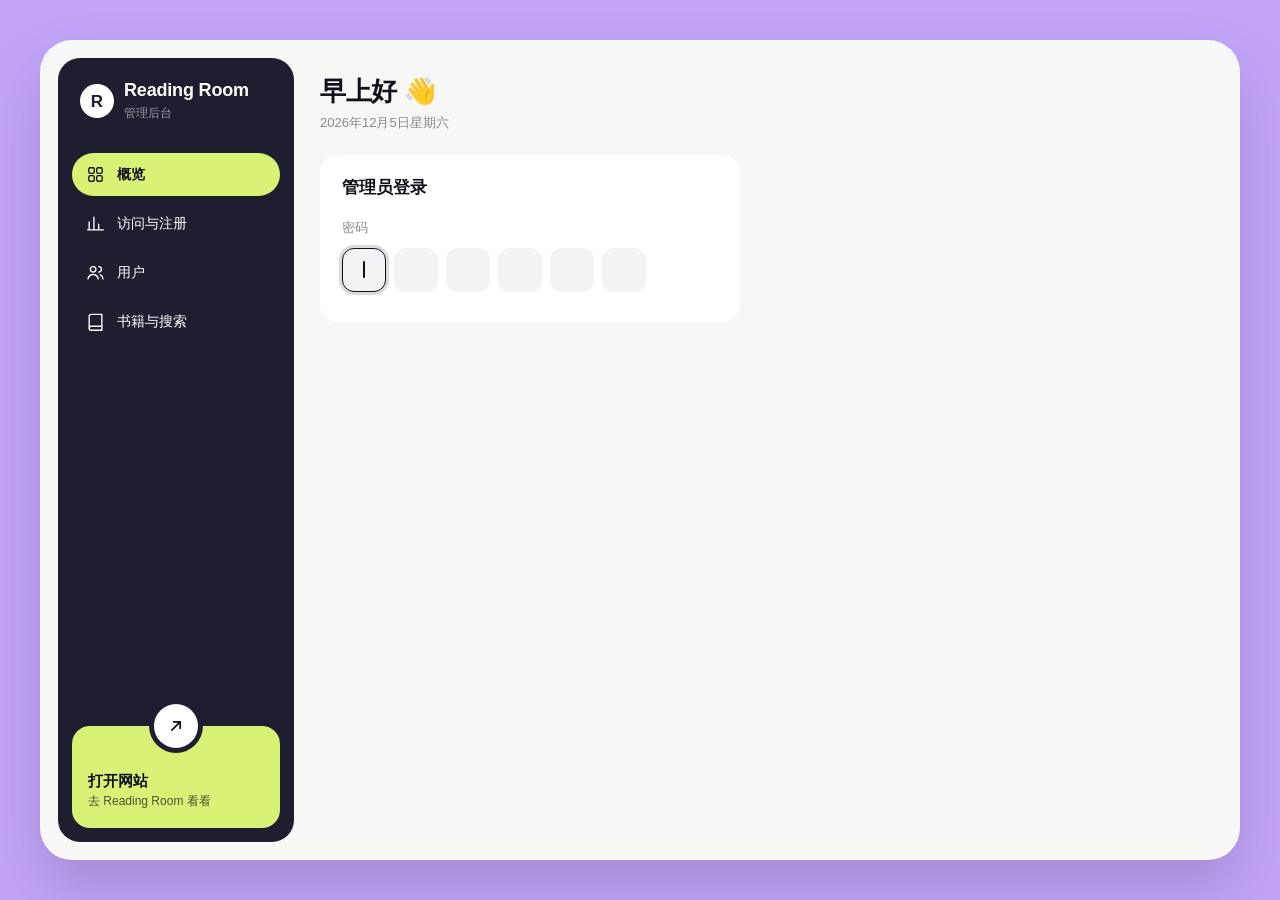
<file: admin.html>
<!doctype html>
<html lang="zh-CN">
<head>
  <meta charset="UTF-8" />
  <meta name="viewport" content="width=device-width, initial-scale=1.0, viewport-fit=cover" />
  <meta name="robots" content="noindex, nofollow" />
  <meta name="theme-color" content="#1f1e30" media="(max-width: 820px)" />
  <meta name="theme-color" content="#c2a5f9" />
  <title>Reading Room Admin</title>
  <link rel="manifest" href="./admin.webmanifest" />
  <link rel="icon" href="./assets/icons/admin-icon-192.png" sizes="192x192" type="image/png" />
  <link rel="apple-touch-icon" href="./assets/icons/admin-apple-touch-icon.png" />
  <meta name="apple-mobile-web-app-capable" content="yes" />
  <meta name="mobile-web-app-capable" content="yes" />
  <meta name="apple-mobile-web-app-title" content="RR 后台" />
  <meta name="apple-mobile-web-app-status-bar-style" content="black-translucent" />
  <link rel="stylesheet" href="./admin.css?v=20261119-2" />
  <script src="./config.js"></script>
  <script>
    if (/^(localhost|127\.0\.0\.1|\[::1\])$/.test(location.hostname)) {
      document.write('<script src="./config.local.js"><\/script>');
    }
  </script>
  <script defer src="./code-slots.js?v=20261117-1"></script>
  <script defer src="./admin.js?v=20261119-1"></script>
</head>
<body>
  <div class="app">
    <aside class="sidebar">
      <div class="brand">
        <span class="brand-mark" aria-hidden="true">R</span>
        <div>
          <strong>Reading Room</strong>
          <small>管理后台</small>
        </div>
      </div>
      <nav class="nav" aria-label="后台导航">
        <a href="#overview" class="is-active"><svg viewBox="0 0 24 24"><rect x="3.5" y="3.5" width="7" height="7" rx="2"/><rect x="13.5" y="3.5" width="7" height="7" rx="2"/><rect x="3.5" y="13.5" width="7" height="7" rx="2"/><rect x="13.5" y="13.5" width="7" height="7" rx="2"/></svg><span>概览</span></a>
        <a href="#traffic"><svg viewBox="0 0 24 24"><path d="M4 20V10M10 20V4M16 20v-7M22 20H2"/></svg><span>访问与注册</span></a>
        <a href="#users"><svg viewBox="0 0 24 24"><circle cx="9" cy="8" r="3.5"/><path d="M2.5 20c.8-3.6 3.4-5.5 6.5-5.5s5.7 1.9 6.5 5.5M16 4.5a3.5 3.5 0 0 1 0 7M18 14.8c1.9.8 3.1 2.5 3.5 5.2"/></svg><span>用户</span></a>
        <a href="#content"><svg viewBox="0 0 24 24"><path d="M4 5.5A2.5 2.5 0 0 1 6.5 3H20v15H6.5A2.5 2.5 0 0 0 4 20.5v-15Z"/><path d="M4 20.5A2.5 2.5 0 0 0 6.5 23H20v-5"/></svg><span>书籍与搜索</span></a>
      </nav>
      <a class="sidebar-card" href="./" target="_blank" rel="noopener">
        <span>打开网站</span>
        <small>去 Reading Room 看看</small>
      </a>
    </aside>

    <main class="main">
      <header class="topbar">
        <div>
          <h1 id="greeting">欢迎回来</h1>
          <p class="muted" id="today"></p>
        </div>
        <div class="topbar-actions" id="headerActions" hidden>
          <span class="chip" id="signedInAs"></span>
          <button type="button" id="refreshButton" class="flow-button">刷新</button>
          <button type="button" id="signOutButton" class="flow-button">退出</button>
        </div>
      </header>

      <section class="state" id="loadingPanel">
        <p>正在读取数据…</p>
        <div class="bar" aria-hidden="true"><i></i></div>
      </section>

      <section class="state card" id="signInPanel" hidden>
        <h2>管理员登录</h2>
        <form id="signInForm" class="sign-in">
          <label for="signInPasscode">密码</label>
          <input id="signInPasscode" type="password" autocomplete="current-password" inputmode="numeric" />
        </form>
        <p class="muted" id="signInNote" role="status"></p>
      </section>

      <section class="state card" id="deniedPanel" hidden>
        <h2>没有访问权限</h2>
        <p class="muted" id="deniedText">当前账号不是管理员。</p>
      </section>

      <div id="dashboard" hidden>
        <section class="kpis" id="overview" aria-label="关键数据"></section>

        <div class="grid">
          <section class="card span-2" id="traffic">
            <div class="card-head">
              <h2>访问与注册 <small>最近 30 天</small></h2>
              <div class="legend">
                <span><i class="dot visitors"></i>访客</span>
                <span><i class="dot signups"></i>注册</span>
              </div>
            </div>
            <div class="chart" id="trafficChart"></div>
          </section>

          <section class="card">
            <div class="card-head"><h2>使用情况</h2></div>
            <ul class="usage" id="usageList"></ul>
          </section>

          <section class="card span-2" id="users">
            <div class="card-head">
              <h2>用户 <small id="userCount"></small></h2>
              <div class="tools">
                <input type="search" id="userFilter" placeholder="搜索邮箱或房间名" aria-label="搜索用户" />
                <button type="button" id="exportUsers" class="flow-button flow-lime">导出 CSV</button>
              </div>
            </div>
            <div class="table-wrap">
              <table class="table" id="userTable">
                <thead>
                  <tr>
                    <th data-sort="email">邮箱</th>
                    <th data-sort="created_at">注册时间</th>
                    <th data-sort="last_sign_in_at">最后登录</th>
                    <th data-sort="books" class="num">书</th>
                    <th data-sort="weread_connected">微信读书</th>
                    <th class="num"><span class="sr-only">操作</span></th>
                  </tr>
                </thead>
                <tbody></tbody>
              </table>
            </div>
          </section>

          <div class="stack">
            <section class="card">
              <div class="card-head"><h2>热门搜索 <small>30 天</small></h2></div>
              <ol class="rank" id="searchList"></ol>
            </section>
            <section class="card">
              <div class="card-head"><h2>访问来源 <small>30 天</small></h2></div>
              <ol class="rank" id="referrerList"></ol>
            </section>
          </div>

          <section class="card span-3" id="content">
            <div class="card-head">
              <h2>最常被收藏的书</h2>
              <button type="button" id="exportBooks" class="flow-button flow-lime">导出 CSV</button>
            </div>
            <ul class="covers" id="bookList"></ul>
          </section>
        </div>

        <p class="muted generated" id="generatedAt"></p>
      </div>
    </main>
  </div>
</body>
</html>
</file>
<file: admin.css>
/* Colours sampled from the reference dashboard. */
:root {
  color-scheme: light;
  --page: #c2a5f9;
  --canvas: #f7f7f5;
  --card: #ffffff;
  --ink: #1f1e30;
  --ink-strong: #100e19;
  --muted: #8a8991;
  --hairline: #ececf0;
  --soft: #f3f3f5;
  --lime: #d8f275;
  --lime-tint: #f2fac7;
  --lavender: #c5a8fa;
  --lavender-tint: #dedff3;
  --peach-tint: #f8e3d6;
  --cream-tint: #fbefd5;
  --pink-tint: #f9c6c5;
  --radius: 18px;
  font-family: "Poppins", "PingFang SC", "Hiragino Sans GB", -apple-system, BlinkMacSystemFont, "Helvetica Neue", Arial, sans-serif;
}

* { box-sizing: border-box; }
[hidden] { display: none !important; }

html { scroll-behavior: smooth; }

body {
  margin: 0;
  height: 100vh;
  padding: 40px;
  overflow: hidden;
  background: var(--page);
  color: var(--ink);
  font-size: 14px;
  line-height: 1.5;
}

button, input { font: inherit; color: inherit; }

button {
  border: 1px solid var(--hairline);
  background: var(--card);
  border-radius: 999px;
  padding: 7px 16px;
  cursor: pointer;
  transition: background 0.15s, border-color 0.15s;
}
button:hover { border-color: var(--ink); }
button:disabled { opacity: 0.5; cursor: default; }

.muted { color: var(--muted); }

/* ---- Layout: a rounded canvas on the lavender page ---- */

.app {
  display: grid;
  grid-template-columns: 236px minmax(0, 1fr);
  gap: 8px;
  max-width: 1440px;
  height: calc(100vh - 80px);
  margin: 0 auto;
  padding: 18px;
  border-radius: 32px;
  background: var(--canvas);
  box-shadow: 0 30px 60px rgba(31, 30, 48, 0.18);
}

/* Floating dark sidebar */
/* The canvas is a fixed-height box: the sidebar runs top to bottom and
   stays put, only the content on the right scrolls. */
.sidebar {
  height: 100%;
  min-height: 0;
  overflow-y: auto;
  display: flex;
  flex-direction: column;
  gap: 30px;
  padding: 22px 14px 14px;
  border-radius: 22px;
  background: var(--ink);
  color: #fff;
}

.brand { display: flex; align-items: center; gap: 10px; padding: 0 8px; }
.brand strong { display: block; color: #fff; font-size: 18px; font-weight: 600; letter-spacing: -0.01em; line-height: 1.2; }
.brand small { color: rgba(255, 255, 255, 0.55); font-size: 12px; }
.brand-mark {
  display: grid;
  place-items: center;
  width: 34px;
  height: 34px;
  border-radius: 50%;
  background: #fff;
  color: var(--ink);
  font-size: 17px;
  font-weight: 700;
}

.nav { display: flex; flex-direction: column; gap: 6px; }
.nav a {
  display: flex;
  align-items: center;
  gap: 12px;
  padding: 11px 14px;
  border-radius: 999px;
  color: #fff;
  text-decoration: none;
  font-size: 14px;
  transition: background 0.15s, color 0.15s;
}
.nav a svg {
  flex: none;
  width: 19px;
  height: 19px;
  fill: none;
  stroke: currentColor;
  stroke-width: 1.7;
  stroke-linecap: round;
  stroke-linejoin: round;
}
.nav a:hover { background: rgba(255, 255, 255, 0.08); }
.nav a.is-active { background: var(--lime); color: var(--ink-strong); font-weight: 600; }

/* Lime card at the bottom, with the round arrow button sitting on its edge */
.sidebar-card {
  position: relative;
  margin-top: auto;
  display: block;
  padding: 44px 16px 18px;
  border-radius: 18px;
  background: var(--lime);
  color: var(--ink-strong);
  text-decoration: none;
}
.sidebar-card::before {
  content: "";
  position: absolute;
  top: -22px;
  left: 50%;
  width: 44px;
  height: 44px;
  margin-left: -22px;
  border-radius: 50%;
  background: #fff url("data:image/svg+xml,%3Csvg xmlns='http://www.w3.org/2000/svg' viewBox='0 0 24 24' fill='none' stroke='%23100e19' stroke-width='2' stroke-linecap='round' stroke-linejoin='round'%3E%3Cpath d='M7 17 17 7M9 7h8v8'/%3E%3C/svg%3E") center / 20px no-repeat;
  box-shadow: 0 0 0 5px var(--ink);
}
.sidebar-card span { display: block; font-weight: 600; font-size: 15px; }
.sidebar-card small { display: block; font-size: 12px; opacity: 0.7; }
.sidebar-card:hover { filter: brightness(1.04); }

.main {
  min-width: 0;
  min-height: 0;
  overflow-y: auto;
  padding: 14px 18px 24px;
  scroll-behavior: smooth;
  scrollbar-width: thin;
}

.topbar {
  display: flex;
  align-items: center;
  justify-content: space-between;
  gap: 16px;
  margin-bottom: 22px;
}
.topbar h1 { margin: 0; font-size: 26px; font-weight: 600; letter-spacing: -0.01em; color: var(--ink-strong); }
.topbar p { margin: 2px 0 0; font-size: 13px; }
.topbar-actions { display: flex; align-items: center; gap: 8px; flex-wrap: wrap; }

.chip {
  display: inline-flex;
  align-items: center;
  gap: 8px;
  padding: 5px 14px 5px 5px;
  border-radius: 999px;
  background: var(--card);
  font-size: 13px;
  font-weight: 500;
}
.chip::before {
  content: "";
  width: 30px;
  height: 30px;
  border-radius: 50%;
  background: linear-gradient(140deg, var(--lavender), #f0a3d0);
}

/* ---- States ---- */

.state { max-width: 420px; }
.state p { margin: 0 0 10px; }

.bar { height: 4px; border-radius: 4px; background: var(--hairline); overflow: hidden; }
.bar i {
  display: block;
  width: 40%;
  height: 100%;
  background: var(--ink);
  border-radius: 4px;
  animation: slide 1.1s ease-in-out infinite;
}
@keyframes slide { from { transform: translateX(-100%); } to { transform: translateX(250%); } }

.sign-in { display: grid; gap: 6px; margin: 12px 0 10px; }
.sign-in label { font-size: 13px; color: var(--muted); margin-top: 6px; }
.sign-in .cs-root { margin-top: 4px; justify-self: start; }
.sign-in input:not(.cs-input) {
  padding: 11px 16px;
  border-radius: 999px;
  border: 1px solid var(--hairline);
  background: var(--canvas);
}
.sign-in input:not(.cs-input):focus { outline: 2px solid var(--lime); border-color: var(--ink); }
.sign-in button[type="submit"] {
  margin-top: 10px;
  background: var(--lime);
  border-color: var(--lime);
  color: var(--ink-strong);
  font-weight: 600;
  padding: 11px 16px;
}

/* ---- Cards ---- */

.card {
  background: var(--card);
  border-radius: var(--radius);
  padding: 20px 22px;
  min-width: 0;
}
.card h2 { margin: 0; font-size: 17px; font-weight: 600; color: var(--ink-strong); }
.card h2 small { color: var(--muted); font-weight: 400; font-size: 12px; margin-left: 6px; }
.card-head {
  display: flex;
  align-items: center;
  justify-content: space-between;
  gap: 12px;
  flex-wrap: wrap;
  margin-bottom: 16px;
}

.kpis {
  display: grid;
  grid-template-columns: repeat(4, minmax(0, 1fr));
  gap: 14px;
  margin-bottom: 14px;
  scroll-margin-top: 20px;
}

.kpi {
  display: flex;
  align-items: center;
  gap: 14px;
  padding: 18px;
  border-radius: var(--radius);
  background: var(--card);
}
.kpi small { display: block; color: var(--muted); font-size: 12px; }
.kpi strong { display: block; font-size: 28px; font-weight: 600; line-height: 1.2; letter-spacing: -0.02em; color: var(--ink-strong); }
.kpi em { display: block; font-style: normal; font-size: 12px; color: var(--muted); }

.kpi-icon {
  flex: none;
  display: grid;
  place-items: center;
  width: 46px;
  height: 46px;
  border-radius: 50%;
  color: var(--ink-strong);
}
.kpi-icon svg { width: 21px; height: 21px; fill: none; stroke: currentColor; stroke-width: 1.7; stroke-linecap: round; stroke-linejoin: round; }
.kpi-visit .kpi-icon { background: var(--peach-tint); }
.kpi-week .kpi-icon { background: var(--lime-tint); }
.kpi-users .kpi-icon { background: var(--lavender-tint); }
.kpi-rate .kpi-icon { background: var(--cream-tint); }

.grid {
  display: grid;
  grid-template-columns: repeat(3, minmax(0, 1fr));
  gap: 14px;
  align-items: start;
}
#traffic { align-self: stretch; display: flex; flex-direction: column; }
#traffic .chart { flex: 1; min-height: 0; }
#traffic .chart svg { height: auto; }
.grid > section, .stack > section { scroll-margin-top: 20px; }
.span-2 { grid-column: span 2; }
.span-3 { grid-column: 1 / -1; }
.stack { display: grid; gap: 14px; min-width: 0; }

/* ---- Traffic chart: thin dark bars, today in lime ---- */

.legend { display: flex; gap: 14px; font-size: 12px; color: var(--muted); }
.legend span { display: inline-flex; align-items: center; gap: 6px; }
.dot { width: 10px; height: 10px; border-radius: 3px; display: inline-block; }
.dot.visitors { background: var(--ink); }
.dot.signups { background: var(--lavender); border-radius: 50%; }

.chart svg { display: block; width: 100%; height: auto; overflow: visible; }
.chart .grid line { stroke: var(--hairline); }
.chart text { font-size: 11px; fill: var(--muted); }
.chart .bar-visitors { fill: var(--ink); transition: fill 0.15s; }
.chart .bar-visitors.is-today, .chart .bar-visitors:hover { fill: var(--lime); }
.chart .line-signups { fill: none; stroke: var(--lavender); stroke-width: 2; stroke-linejoin: round; }
.chart .dot-signups { fill: var(--lavender); stroke: var(--card); stroke-width: 2; }

.chart-note { margin: 8px 0 0; font-size: 12px; color: var(--muted); }
.empty { color: var(--muted); padding: 24px 0; text-align: center; }

/* ---- Usage ---- */

.usage { list-style: none; margin: 0; padding: 0; display: grid; gap: 16px; }
.usage-row { display: flex; justify-content: space-between; align-items: baseline; }
.usage-row b { font-size: 18px; font-weight: 600; color: var(--ink-strong); }
.usage small { color: var(--muted); font-size: 12px; }
.meter { height: 8px; border-radius: 8px; background: var(--soft); margin: 6px 0 4px; overflow: hidden; }
.meter i { display: block; height: 100%; border-radius: 8px; background: var(--ink); }
.usage li:nth-child(2) .meter i { background: var(--lime); }
.usage li:nth-child(3) .meter i { background: var(--lavender); }
.usage li:nth-child(4) .meter i { background: #f2b89a; }
.usage-pair {
  display: grid;
  grid-template-columns: 1fr 1fr;
  gap: 10px;
  padding-top: 14px;
  border-top: 1px solid var(--hairline);
}
.usage-pair div { padding: 12px 14px; border-radius: 14px; background: var(--lime-tint); }
.usage-pair div + div { background: var(--lavender-tint); }
.usage-pair small { display: block; }
.usage-pair b { font-size: 22px; font-weight: 600; color: var(--ink-strong); }

/* ---- Users table ---- */

.tools { display: flex; gap: 8px; flex-wrap: wrap; }
.tools input {
  padding: 7px 16px;
  border-radius: 999px;
  border: 1px solid var(--hairline);
  background: var(--canvas);
  min-width: 200px;
}

.table-wrap { overflow: auto; max-height: 420px; margin: 0 -8px; }
.table { width: 100%; border-collapse: collapse; }
.table th {
  position: sticky;
  top: 0;
  background: var(--card);
  text-align: left;
  font-weight: 500;
  font-size: 12px;
  color: var(--muted);
  padding: 8px;
  cursor: pointer;
  user-select: none;
  white-space: nowrap;
  border-bottom: 1px solid var(--hairline);
}
.table th[aria-sort="ascending"]::after { content: " ↑"; color: var(--ink); }
.table th[aria-sort="descending"]::after { content: " ↓"; color: var(--ink); }
.table td { padding: 10px 8px; border-bottom: 1px solid var(--hairline); white-space: nowrap; vertical-align: middle; }
.table tr:last-child td { border-bottom: 0; }
.table tbody tr:hover td { background: var(--canvas); }
.table .num { text-align: right; font-variant-numeric: tabular-nums; }
.table td:first-child { display: flex; align-items: center; gap: 10px; }

.avatar {
  flex: none;
  display: grid;
  place-items: center;
  width: 34px;
  height: 34px;
  border-radius: 10px;
  background: var(--lavender-tint);
  color: var(--ink-strong);
  font-weight: 600;
  font-size: 13px;
}
.table tbody tr:nth-child(3n + 2) .avatar { background: var(--peach-tint); }
.table tbody tr:nth-child(3n + 3) .avatar { background: var(--lime-tint); }
.who { display: flex; flex-direction: column; min-width: 0; }
.who b { font-weight: 500; overflow: hidden; text-overflow: ellipsis; color: var(--ink-strong); }
.who small { color: var(--muted); font-size: 12px; }

.pill {
  display: inline-block;
  padding: 4px 12px;
  border-radius: 999px;
  background: var(--peach-tint);
  color: var(--ink-strong);
  font-size: 12px;
}
.pill-on { background: var(--lime-tint); }

/* ---- Ranked lists ---- */

.rank { list-style: none; margin: 0; padding: 0; display: grid; gap: 6px; counter-reset: rank; }
.rank li {
  position: relative;
  display: flex;
  justify-content: space-between;
  gap: 10px;
  padding: 9px 12px 9px 40px;
  border-radius: 12px;
  overflow: hidden;
  counter-increment: rank;
}
.rank li:not(.empty)::before {
  content: counter(rank);
  position: absolute;
  left: 12px;
  color: var(--muted);
  font-size: 12px;
  top: 50%;
  transform: translateY(-50%);
  z-index: 1;
}
.rank li i {
  position: absolute;
  inset: 0 auto 0 0;
  background: var(--lime-tint);
  border-radius: 12px;
}
.rank li.empty { padding: 16px 0; justify-content: center; }
.rank-label, .rank-value { position: relative; z-index: 1; }
.rank-label { overflow: hidden; text-overflow: ellipsis; white-space: nowrap; }
.rank-value { color: var(--muted); font-size: 12px; white-space: nowrap; }
#referrerList li i { background: var(--lavender-tint); }

/* ---- Books ---- */

.covers {
  list-style: none;
  margin: 0;
  padding: 0 0 4px;
  display: grid;
  grid-auto-flow: column;
  grid-auto-columns: 128px;
  gap: 18px;
  overflow-x: auto;
}
.covers li { display: flex; flex-direction: column; min-width: 0; }
.covers li.empty { grid-column: 1 / -1; }
.cover {
  display: grid;
  place-items: center;
  aspect-ratio: 2 / 3;
  border-radius: 10px;
  overflow: hidden;
  background: var(--lavender-tint);
  color: var(--ink);
  font-size: 20px;
  margin-bottom: 10px;
}
.cover img { width: 100%; height: 100%; object-fit: cover; display: block; }
.covers b { font-weight: 600; font-size: 13px; overflow: hidden; text-overflow: ellipsis; white-space: nowrap; color: var(--ink-strong); }
.covers small { color: var(--muted); font-size: 12px; overflow: hidden; text-overflow: ellipsis; white-space: nowrap; }
.covers em {
  align-self: flex-start;
  margin-top: 4px;
  padding: 2px 10px;
  border-radius: 999px;
  background: var(--lime-tint);
  font-style: normal;
  font-size: 11px;
  color: var(--ink-strong);
}

.generated { margin-top: 18px; font-size: 12px; }

/* ---- Responsive ---- */

@media (max-width: 1180px) {
  body { padding: 20px; }
  .app { height: calc(100vh - 40px); }
  .kpis { grid-template-columns: repeat(2, minmax(0, 1fr)); }
  .grid { grid-template-columns: repeat(2, minmax(0, 1fr)); }
  .grid > .card:nth-child(2) { grid-column: span 2; }
  .span-2 { grid-column: 1 / -1; }
  .stack { grid-column: 1 / -1; grid-template-columns: 1fr 1fr; }
}

@media (max-width: 820px) {
  body { height: auto; padding: 0; overflow: visible; background: var(--canvas); }
  .app { grid-template-columns: 1fr; grid-template-rows: auto 1fr; align-content: start; height: auto; padding: 0; border-radius: 0; box-shadow: none; min-height: 100vh; }
  .main { overflow: visible; }
  /* Slim top bar: small mark + text-only pills. The top padding makes
     room for the status bar when opened from the home screen. */
  .sidebar {
    position: sticky;
    top: 0;
    z-index: 5;
    height: auto;
    min-height: 0;
    flex-direction: row;
    align-items: center;
    gap: 8px;
    padding: calc(6px + env(safe-area-inset-top)) max(10px, env(safe-area-inset-right)) 6px max(10px, env(safe-area-inset-left));
    border-radius: 0 0 14px 14px;
    overflow-x: auto;
    scrollbar-width: none;
  }
  .sidebar::-webkit-scrollbar { display: none; }
  .brand small, .brand strong, .sidebar-card { display: none; }
  .brand { padding: 0; flex: none; }
  .brand-mark { width: 26px; height: 26px; font-size: 13px; }
  .nav { flex: 1; flex-direction: row; justify-content: space-between; gap: 2px; }
  .nav a { white-space: nowrap; padding: 5px 10px; gap: 0; font-size: 13px; line-height: 1.4; }
  .nav a svg { display: none; }
  .main { padding: 20px 16px calc(40px + env(safe-area-inset-bottom)); }
  .topbar { flex-direction: column; align-items: flex-start; }
  .grid, .stack { grid-template-columns: 1fr; }
  .grid > .card:nth-child(2) { grid-column: auto; }
  .kpi { padding: 16px; gap: 12px; }
  .kpi strong { font-size: 24px; }
  .kpi-icon { width: 40px; height: 40px; }
  .tools input { min-width: 0; flex: 1; }
  .grid > section, .stack > section, .kpis { scroll-margin-top: calc(52px + env(safe-area-inset-top)); }
}

@media (max-width: 480px) {
  .kpis { gap: 10px; }
  .kpi { flex-direction: column; align-items: flex-start; gap: 8px; padding: 14px; }
  .kpi-icon { width: 34px; height: 34px; }
  .kpi-icon svg { width: 18px; height: 18px; }
  .card { padding: 18px 16px; }
}

/* ---- Flow button ----
   Hover: a navy circle grows from the centre and fills the button, the
   text turns white and slides right, the right arrow leaves and a new one
   comes in from the left, and the pill corners tighten. The arrows, text
   wrapper and circle are added by admin.js (decorateFlowButtons). */

.flow-button {
  --flow-fill: var(--ink);
  position: relative;
  display: inline-flex;
  align-items: center;
  justify-content: center;
  gap: 4px;
  overflow: hidden;
  padding: 9px 32px;
  border: 1.5px solid rgba(51, 51, 51, 0.4);
  border-radius: 100px;
  background: transparent;
  color: var(--ink-strong);
  font-size: 13px;
  font-weight: 600;
  cursor: pointer;
  isolation: isolate;
  transition:
    border-color 600ms cubic-bezier(0.23, 1, 0.32, 1),
    border-radius 600ms cubic-bezier(0.23, 1, 0.32, 1),
    color 600ms cubic-bezier(0.23, 1, 0.32, 1),
    transform 600ms cubic-bezier(0.23, 1, 0.32, 1);
}
.flow-lime { background: var(--lime); border-color: var(--lime); }

.flow-text {
  position: relative;
  z-index: 1;
  transform: translateX(-12px);
  transition: transform 800ms ease-out;
}

.flow-circle {
  position: absolute;
  top: 50%;
  left: 50%;
  width: 16px;
  height: 16px;
  border-radius: 50%;
  background: var(--flow-fill);
  opacity: 0;
  transform: translate(-50%, -50%);
  transition:
    width 800ms cubic-bezier(0.19, 1, 0.22, 1),
    height 800ms cubic-bezier(0.19, 1, 0.22, 1),
    opacity 800ms cubic-bezier(0.19, 1, 0.22, 1);
}

.flow-arrow {
  position: absolute;
  z-index: 9;
  width: 16px;
  height: 16px;
  fill: none;
  stroke: currentColor;
  stroke-width: 2;
  stroke-linecap: round;
  stroke-linejoin: round;
  transition:
    left 800ms cubic-bezier(0.34, 1.56, 0.64, 1),
    right 800ms cubic-bezier(0.34, 1.56, 0.64, 1);
}
.flow-arrow-in { left: -25%; }
.flow-arrow-out { right: 14px; }

@media (hover: hover) {
  .flow-button:hover:not(:disabled) { border-color: transparent; border-radius: 12px; color: #fff; }
  .flow-button:hover:not(:disabled) .flow-text { transform: translateX(12px); }
  .flow-button:hover:not(:disabled) .flow-circle { width: 220px; height: 220px; opacity: 1; }
  .flow-button:hover:not(:disabled) .flow-arrow-in { left: 14px; }
  .flow-button:hover:not(:disabled) .flow-arrow-out { right: -25%; }
}
.flow-button:active:not(:disabled) { transform: scale(0.95); }
.flow-button:focus-visible { outline: 2px solid var(--lime); outline-offset: 2px; }

@media (prefers-reduced-motion: reduce) {
  .flow-button, .flow-button * { transition-duration: 1ms !important; }
}

/* 重置密码 in each user row. */
.row-action {
  padding: 5px 10px;
  border: 1px solid rgba(16, 14, 25, 0.16);
  border-radius: 999px;
  background: transparent;
  color: inherit;
  cursor: pointer;
  font: inherit;
  font-size: 12px;
  white-space: nowrap;
}

.row-action:hover {
  background: #d8f275;
  border-color: #d8f275;
}

.row-action:disabled {
  opacity: 0.5;
}

.sr-only {
  position: absolute;
  width: 1px;
  height: 1px;
  overflow: hidden;
  clip: rect(0 0 0 0);
  white-space: nowrap;
}
</file>
